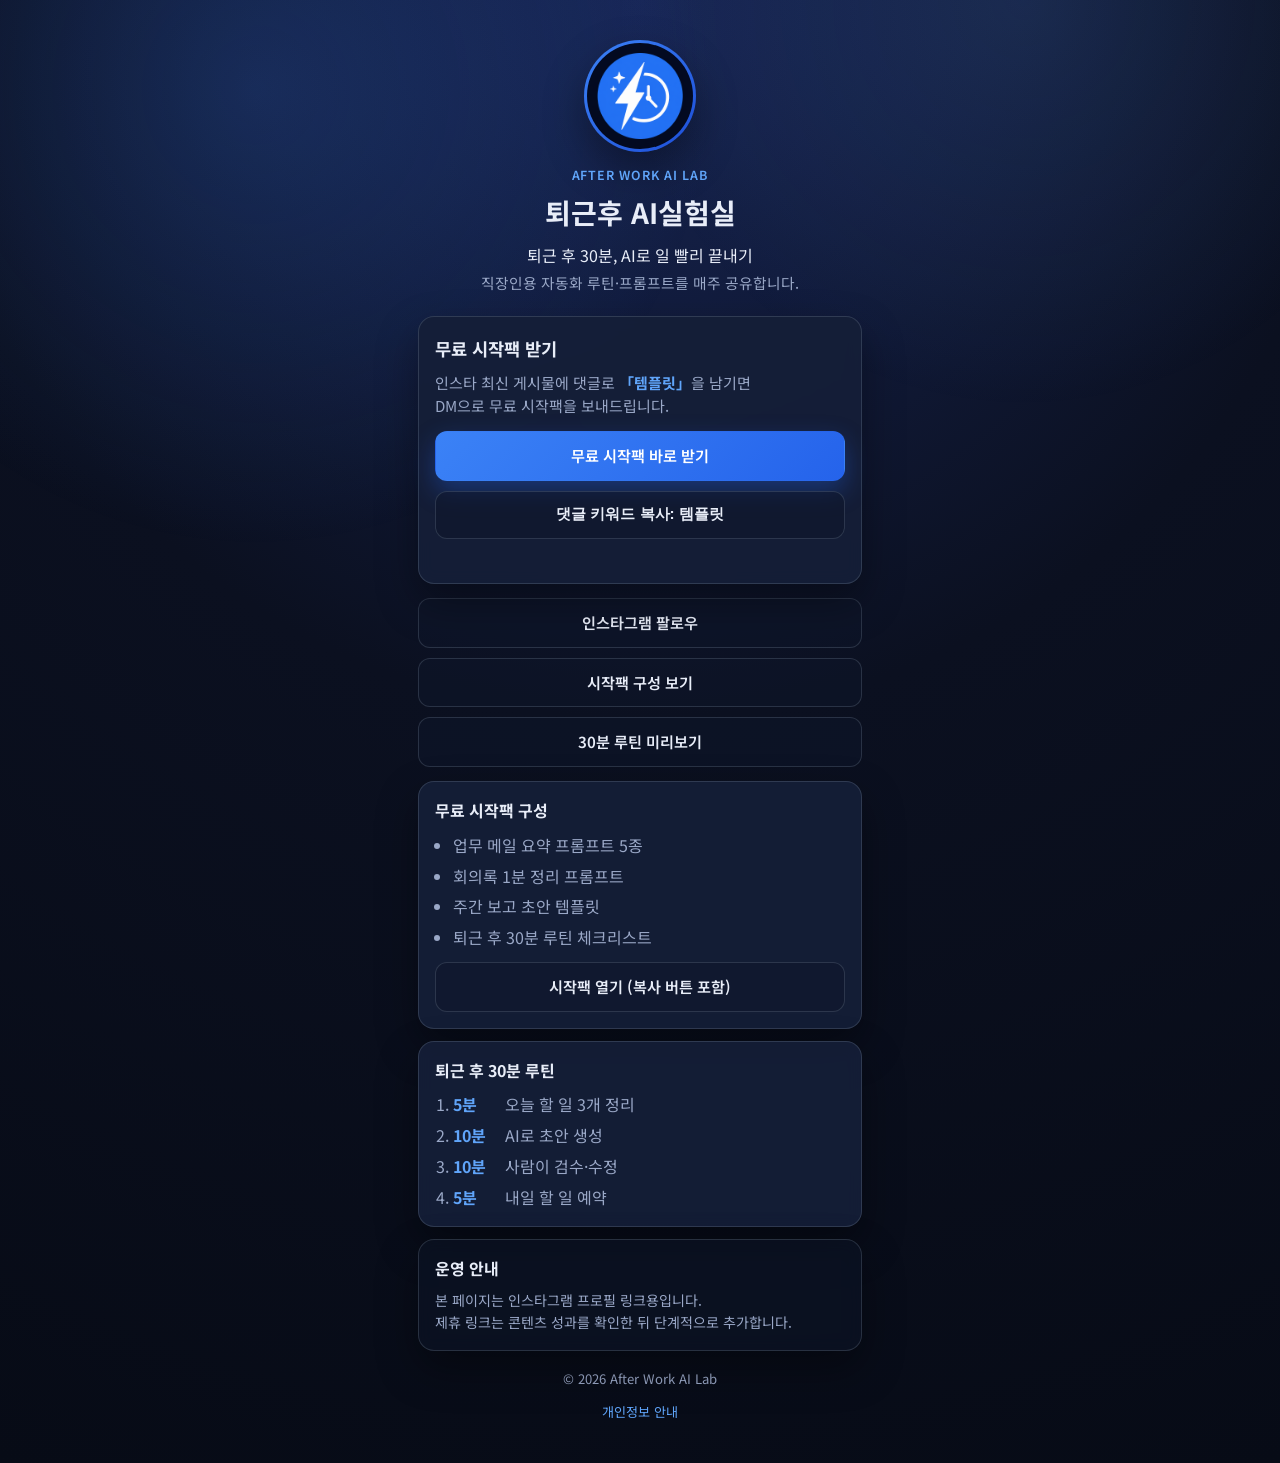
<file: afterwork-ai/index.html>
<!doctype html>
<html lang="ko">
	<head>
		<meta charset="UTF-8" />
		<meta http-equiv="Content-Type" content="text/html; charset=UTF-8" />
		<meta name="viewport" content="width=device-width, initial-scale=1.0" />
		<meta
			name="description"
			content="퇴근 후 30분, AI로 일 빨리 끝내기. 직장인용 자동화 루틴·프롬프트 무료 시작팩."
		/>
		<meta name="theme-color" content="#0B1020" />
		<title>퇴근후 AI실험실 | 무료 시작팩</title>
		<link rel="preconnect" href="https://fonts.googleapis.com" />
		<link rel="preconnect" href="https://fonts.gstatic.com" crossorigin />
		<link
			href="https://fonts.googleapis.com/css2?family=Noto+Sans+KR:wght@400;500;600;700&display=swap"
			rel="stylesheet"
		/>
		<link rel="stylesheet" href="styles.css" />
		<link rel="icon" href="assets/profile.png" type="image/png" />
	</head>
	<body>
		<div class="bg-glow" aria-hidden="true"></div>

		<main class="page">
			<header class="profile">
				<div class="avatar-wrap">
					<img
						src="assets/profile.png"
						alt="퇴근후 AI실험실 프로필"
						class="avatar"
						width="112"
						height="112"
					/>
				</div>
				<p class="eyebrow">After Work AI Lab</p>
				<h1 class="title">퇴근후 AI실험실</h1>
				<p class="subtitle">퇴근 후 30분, AI로 일 빨리 끝내기</p>
				<p class="desc">직장인용 자동화 루틴·프롬프트를 매주 공유합니다.</p>
			</header>

			<section class="cta-card" aria-labelledby="cta-title">
				<h2 id="cta-title" class="cta-title">무료 시작팩 받기</h2>
				<p class="cta-text">
					인스타 최신 게시물에 댓글로 <strong>「템플릿」</strong>을 남기면<br />
					DM으로 무료 시작팩을 보내드립니다.
				</p>
				<a class="btn btn-primary" href="starter-pack.html">
					무료 시작팩 바로 받기
				</a>
				<button
					type="button"
					class="btn btn-outline"
					id="copyKeywordBtn"
					data-keyword="템플릿"
					style="margin-top: 10px"
				>
					댓글 키워드 복사: 템플릿
				</button>
				<p class="toast" id="toast" role="status" aria-live="polite"></p>
			</section>

			<nav class="links" aria-label="바로가기 링크">
				<a
					class="btn btn-outline"
					href="https://www.instagram.com/afterwork_ai_lab/"
					target="_blank"
					rel="noopener noreferrer"
					id="instagramLink"
				>
					인스타그램 팔로우
				</a>
				<a class="btn btn-outline" href="starter-pack.html">시작팩 구성 보기</a>
				<a class="btn btn-outline" href="#routine">30분 루틴 미리보기</a>
			</nav>

			<section class="panel" id="starter-pack">
				<h2 class="panel-title">무료 시작팩 구성</h2>
				<ul class="check-list">
					<li>업무 메일 요약 프롬프트 5종</li>
					<li>회의록 1분 정리 프롬프트</li>
					<li>주간 보고 초안 템플릿</li>
					<li>퇴근 후 30분 루틴 체크리스트</li>
				</ul>
				<a class="btn btn-outline" href="starter-pack.html" style="margin-top: 12px">
					시작팩 열기 (복사 버튼 포함)
				</a>
			</section>

			<section class="panel" id="routine">
				<h2 class="panel-title">퇴근 후 30분 루틴</h2>
				<ol class="steps">
					<li><span>5분</span> 오늘 할 일 3개 정리</li>
					<li><span>10분</span> AI로 초안 생성</li>
					<li><span>10분</span> 사람이 검수·수정</li>
					<li><span>5분</span> 내일 할 일 예약</li>
				</ol>
			</section>

			<section class="panel panel-muted">
				<h2 class="panel-title">운영 안내</h2>
				<p class="note">
					본 페이지는 인스타그램 프로필 링크용입니다.<br />
					제휴 링크는 콘텐츠 성과를 확인한 뒤 단계적으로 추가합니다.
				</p>
			</section>

			<footer class="footer">
				<p>&copy; <span id="year"></span> After Work AI Lab</p>
				<a href="../privacy.html">개인정보 안내</a>
			</footer>
		</main>

		<script src="script.js"></script>
	</body>
</html>
</file>
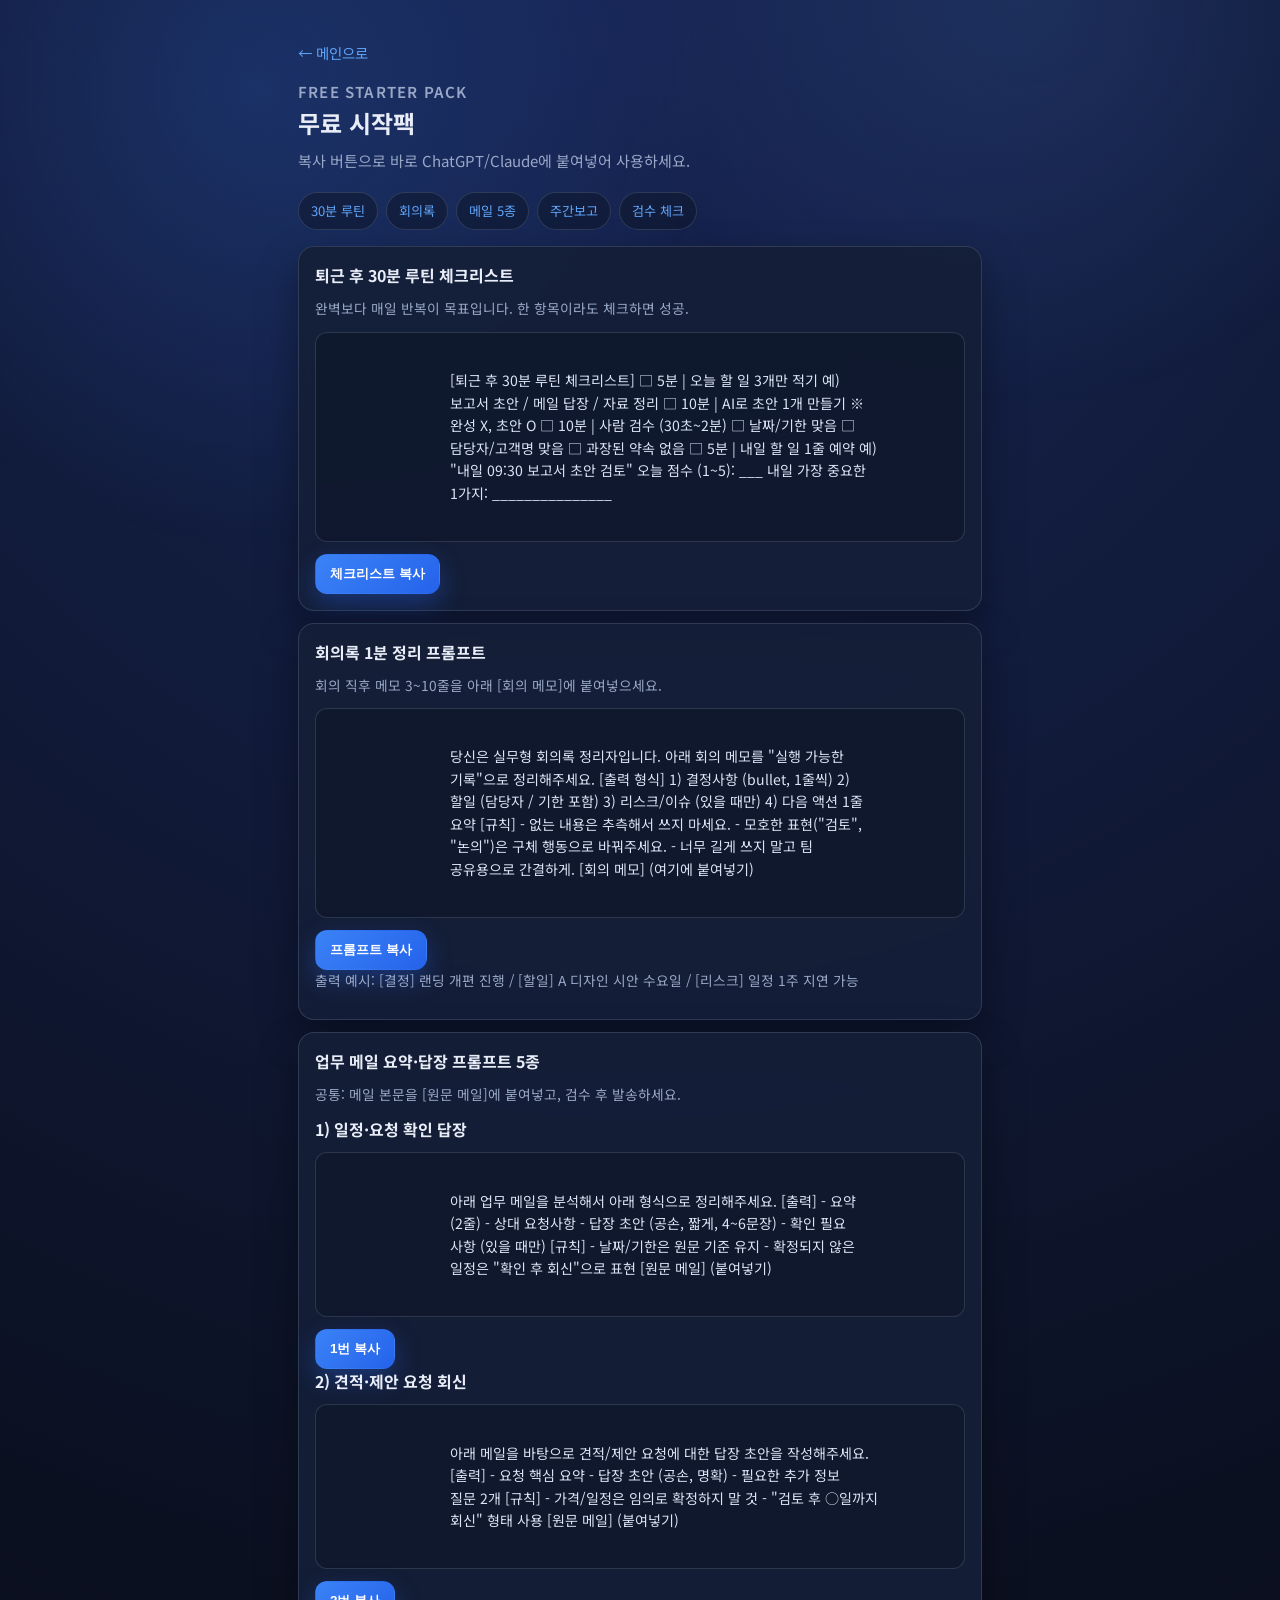
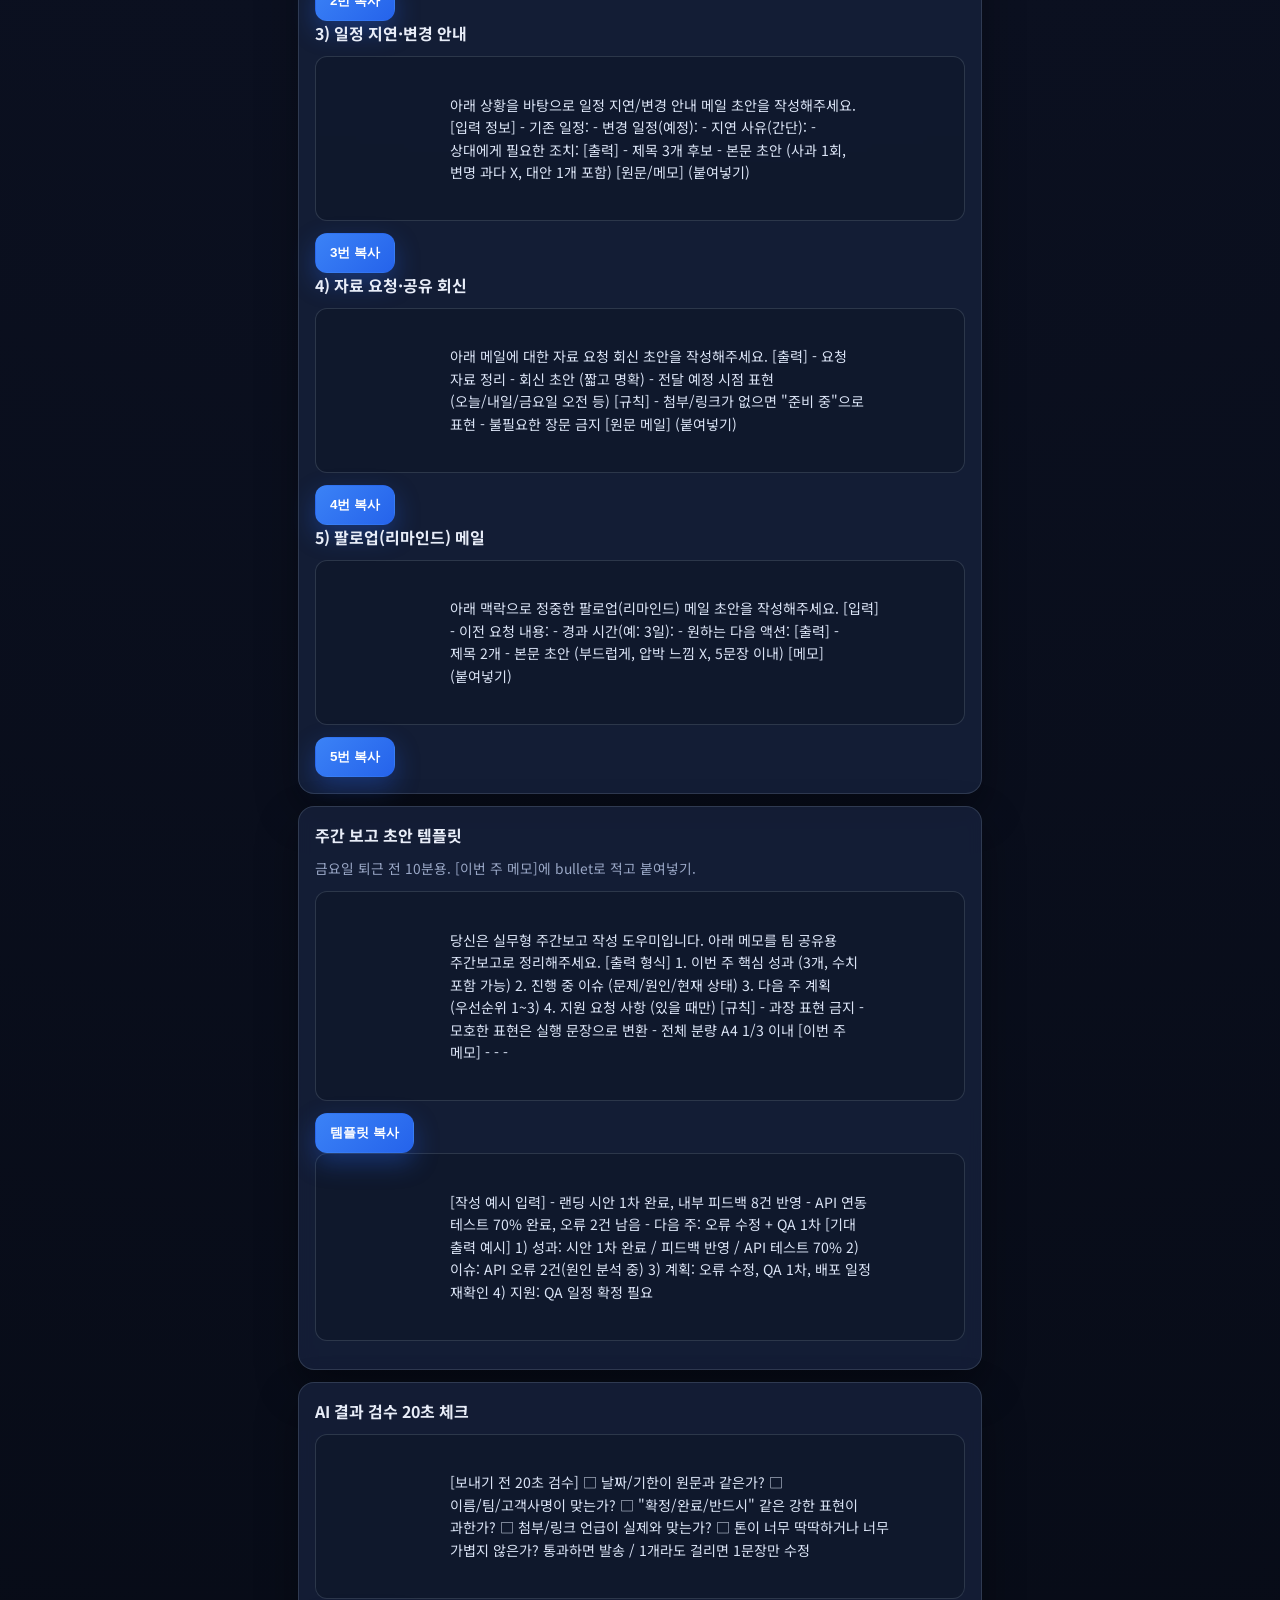
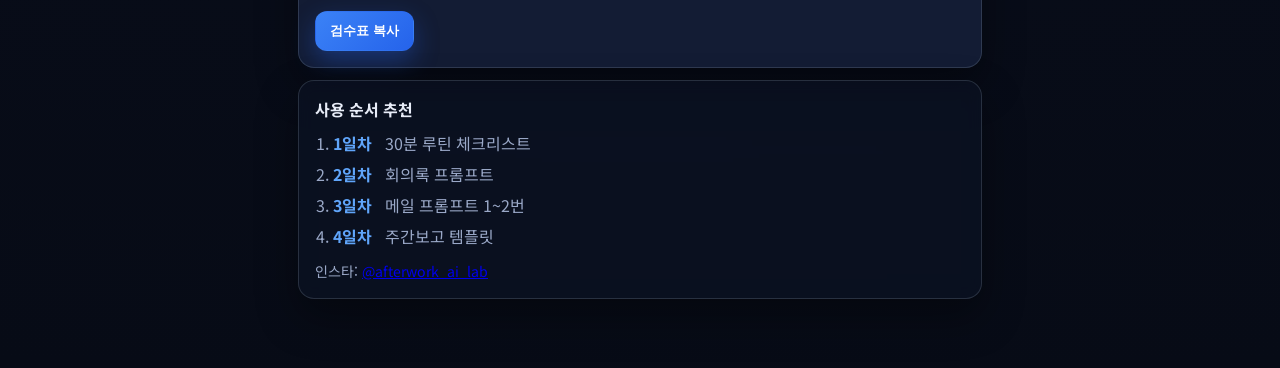
<file: afterwork-ai/starter-pack.html>
<!doctype html>
<html lang="ko">
	<head>
		<meta charset="UTF-8" />
		<meta http-equiv="Content-Type" content="text/html; charset=UTF-8" />
		<meta name="viewport" content="width=device-width, initial-scale=1.0" />
		<meta
			name="description"
			content="퇴근후 AI실험실 무료 시작팩 - 업무 메일 프롬프트 5종, 회의록 정리, 주간보고 템플릿, 30분 루틴 체크리스트"
		/>
		<meta name="theme-color" content="#0B1020" />
		<title>무료 시작팩 | 퇴근후 AI실험실</title>
		<link rel="preconnect" href="https://fonts.googleapis.com" />
		<link rel="preconnect" href="https://fonts.gstatic.com" crossorigin />
		<link
			href="https://fonts.googleapis.com/css2?family=Noto+Sans+KR:wght@400;500;600;700&display=swap"
			rel="stylesheet"
		/>
		<link rel="stylesheet" href="styles.css" />
		<style>
			.pack-page {
				width: min(100%, 720px);
			}
			.pack-header {
				margin-bottom: 20px;
			}
			.pack-header h1 {
				margin: 0 0 8px;
				font-size: 1.5rem;
			}
			.pack-header p {
				margin: 0;
				color: var(--muted);
				font-size: 0.94rem;
			}
			.pack-nav {
				display: flex;
				flex-wrap: wrap;
				gap: 8px;
				margin-bottom: 16px;
			}
			.pack-nav a {
				padding: 8px 12px;
				border-radius: 999px;
				border: 1px solid var(--border);
				color: var(--accent-strong);
				text-decoration: none;
				font-size: 0.82rem;
				background: rgba(15, 23, 42, 0.55);
			}
			.prompt-box {
				margin: 0 0 12px;
				padding: 14px;
				border-radius: 12px;
				background: rgba(15, 23, 42, 0.65);
				border: 1px solid var(--border);
				white-space: pre-wrap;
				font-size: 0.88rem;
				line-height: 1.6;
				color: #dbe4f6;
			}
			.copy-row {
				display: flex;
				gap: 8px;
				flex-wrap: wrap;
				margin-top: 8px;
			}
			.btn-sm {
				width: auto;
				min-height: 40px;
				padding: 8px 14px;
				font-size: 0.84rem;
			}
			.tip {
				margin: 0 0 12px;
				font-size: 0.86rem;
				color: var(--muted);
			}
			.back-link {
				display: inline-block;
				margin-bottom: 16px;
				color: var(--accent-strong);
				text-decoration: none;
				font-size: 0.9rem;
			}
			.back-link:hover {
				text-decoration: underline;
			}
		</style>
	</head>
	<body>
		<div class="bg-glow" aria-hidden="true"></div>

		<main class="page pack-page">
			<a class="back-link" href="index.html">← 메인으로</a>

			<header class="pack-header">
				<p class="eyebrow">Free Starter Pack</p>
				<h1>무료 시작팩</h1>
				<p>복사 버튼으로 바로 ChatGPT/Claude에 붙여넣어 사용하세요.</p>
			</header>

			<nav class="pack-nav" aria-label="시작팩 목차">
				<a href="#routine">30분 루틴</a>
				<a href="#meeting">회의록</a>
				<a href="#mail">메일 5종</a>
				<a href="#weekly">주간보고</a>
				<a href="#check">검수 체크</a>
			</nav>

			<section class="panel" id="routine">
				<h2 class="panel-title">퇴근 후 30분 루틴 체크리스트</h2>
				<p class="tip">
					완벽보다 매일 반복이 목표입니다. 한 항목이라도 체크하면 성공.
				</p>
				<div class="prompt-box" id="text-routine">
					[퇴근 후 30분 루틴 체크리스트] □ 5분 | 오늘 할 일 3개만 적기 예)
					보고서 초안 / 메일 답장 / 자료 정리 □ 10분 | AI로 초안 1개 만들기 ※
					완성 X, 초안 O □ 10분 | 사람 검수 (30초~2분) □ 날짜/기한 맞음 □
					담당자/고객명 맞음 □ 과장된 약속 없음 □ 5분 | 내일 할 일 1줄 예약 예)
					"내일 09:30 보고서 초안 검토" 오늘 점수 (1~5): ___ 내일 가장 중요한
					1가지: _______________
				</div>
				<div class="copy-row">
					<button
						type="button"
						class="btn btn-primary btn-sm"
						data-copy-target="text-routine"
					>
						체크리스트 복사
					</button>
				</div>
			</section>

			<section class="panel" id="meeting">
				<h2 class="panel-title">회의록 1분 정리 프롬프트</h2>
				<p class="tip">
					회의 직후 메모 3~10줄을 아래 [회의 메모]에 붙여넣으세요.
				</p>
				<div class="prompt-box" id="text-meeting">
					당신은 실무형 회의록 정리자입니다. 아래 회의 메모를 "실행 가능한
					기록"으로 정리해주세요. [출력 형식] 1) 결정사항 (bullet, 1줄씩) 2)
					할일 (담당자 / 기한 포함) 3) 리스크/이슈 (있을 때만) 4) 다음 액션 1줄
					요약 [규칙] - 없는 내용은 추측해서 쓰지 마세요. - 모호한 표현("검토",
					"논의")은 구체 행동으로 바꿔주세요. - 너무 길게 쓰지 말고 팀
					공유용으로 간결하게. [회의 메모] (여기에 붙여넣기)
				</div>
				<div class="copy-row">
					<button
						type="button"
						class="btn btn-primary btn-sm"
						data-copy-target="text-meeting"
					>
						프롬프트 복사
					</button>
				</div>
				<p class="tip">
					출력 예시: [결정] 랜딩 개편 진행 / [할일] A 디자인 시안 수요일 /
					[리스크] 일정 1주 지연 가능
				</p>
			</section>

			<section class="panel" id="mail">
				<h2 class="panel-title">업무 메일 요약·답장 프롬프트 5종</h2>
				<p class="tip">
					공통: 메일 본문을 [원문 메일]에 붙여넣고, 검수 후 발송하세요.
				</p>

				<h3 class="panel-title">1) 일정·요청 확인 답장</h3>
				<div class="prompt-box" id="text-mail1">
					아래 업무 메일을 분석해서 아래 형식으로 정리해주세요. [출력] - 요약
					(2줄) - 상대 요청사항 - 답장 초안 (공손, 짧게, 4~6문장) - 확인 필요
					사항 (있을 때만) [규칙] - 날짜/기한은 원문 기준 유지 - 확정되지 않은
					일정은 "확인 후 회신"으로 표현 [원문 메일] (붙여넣기)
				</div>
				<div class="copy-row">
					<button
						type="button"
						class="btn btn-primary btn-sm"
						data-copy-target="text-mail1"
					>
						1번 복사
					</button>
				</div>

				<h3 class="panel-title">2) 견적·제안 요청 회신</h3>
				<div class="prompt-box" id="text-mail2">
					아래 메일을 바탕으로 견적/제안 요청에 대한 답장 초안을 작성해주세요.
					[출력] - 요청 핵심 요약 - 답장 초안 (공손, 명확) - 필요한 추가 정보
					질문 2개 [규칙] - 가격/일정은 임의로 확정하지 말 것 - "검토 후 ○일까지
					회신" 형태 사용 [원문 메일] (붙여넣기)
				</div>
				<div class="copy-row">
					<button
						type="button"
						class="btn btn-primary btn-sm"
						data-copy-target="text-mail2"
					>
						2번 복사
					</button>
				</div>

				<h3 class="panel-title">3) 일정 지연·변경 안내</h3>
				<div class="prompt-box" id="text-mail3">
					아래 상황을 바탕으로 일정 지연/변경 안내 메일 초안을 작성해주세요.
					[입력 정보] - 기존 일정: - 변경 일정(예정): - 지연 사유(간단): -
					상대에게 필요한 조치: [출력] - 제목 3개 후보 - 본문 초안 (사과 1회,
					변명 과다 X, 대안 1개 포함) [원문/메모] (붙여넣기)
				</div>
				<div class="copy-row">
					<button
						type="button"
						class="btn btn-primary btn-sm"
						data-copy-target="text-mail3"
					>
						3번 복사
					</button>
				</div>

				<h3 class="panel-title">4) 자료 요청·공유 회신</h3>
				<div class="prompt-box" id="text-mail4">
					아래 메일에 대한 자료 요청 회신 초안을 작성해주세요. [출력] - 요청
					자료 정리 - 회신 초안 (짧고 명확) - 전달 예정 시점 표현
					(오늘/내일/금요일 오전 등) [규칙] - 첨부/링크가 없으면 "준비 중"으로
					표현 - 불필요한 장문 금지 [원문 메일] (붙여넣기)
				</div>
				<div class="copy-row">
					<button
						type="button"
						class="btn btn-primary btn-sm"
						data-copy-target="text-mail4"
					>
						4번 복사
					</button>
				</div>

				<h3 class="panel-title">5) 팔로업(리마인드) 메일</h3>
				<div class="prompt-box" id="text-mail5">
					아래 맥락으로 정중한 팔로업(리마인드) 메일 초안을 작성해주세요. [입력]
					- 이전 요청 내용: - 경과 시간(예: 3일): - 원하는 다음 액션: [출력] -
					제목 2개 - 본문 초안 (부드럽게, 압박 느낌 X, 5문장 이내) [메모]
					(붙여넣기)
				</div>
				<div class="copy-row">
					<button
						type="button"
						class="btn btn-primary btn-sm"
						data-copy-target="text-mail5"
					>
						5번 복사
					</button>
				</div>
			</section>

			<section class="panel" id="weekly">
				<h2 class="panel-title">주간 보고 초안 템플릿</h2>
				<p class="tip">
					금요일 퇴근 전 10분용. [이번 주 메모]에 bullet로 적고 붙여넣기.
				</p>
				<div class="prompt-box" id="text-weekly">
					당신은 실무형 주간보고 작성 도우미입니다. 아래 메모를 팀 공유용
					주간보고로 정리해주세요. [출력 형식] 1. 이번 주 핵심 성과 (3개, 수치
					포함 가능) 2. 진행 중 이슈 (문제/원인/현재 상태) 3. 다음 주 계획
					(우선순위 1~3) 4. 지원 요청 사항 (있을 때만) [규칙] - 과장 표현 금지 -
					모호한 표현은 실행 문장으로 변환 - 전체 분량 A4 1/3 이내 [이번 주
					메모] - - -
				</div>
				<div class="copy-row">
					<button
						type="button"
						class="btn btn-primary btn-sm"
						data-copy-target="text-weekly"
					>
						템플릿 복사
					</button>
				</div>
				<div class="prompt-box" id="text-weekly-example">
					[작성 예시 입력] - 랜딩 시안 1차 완료, 내부 피드백 8건 반영 - API 연동
					테스트 70% 완료, 오류 2건 남음 - 다음 주: 오류 수정 + QA 1차 [기대
					출력 예시] 1) 성과: 시안 1차 완료 / 피드백 반영 / API 테스트 70% 2)
					이슈: API 오류 2건(원인 분석 중) 3) 계획: 오류 수정, QA 1차, 배포 일정
					재확인 4) 지원: QA 일정 확정 필요
				</div>
			</section>

			<section class="panel" id="check">
				<h2 class="panel-title">AI 결과 검수 20초 체크</h2>
				<div class="prompt-box" id="text-check">
					[보내기 전 20초 검수] □ 날짜/기한이 원문과 같은가? □
					이름/팀/고객사명이 맞는가? □ "확정/완료/반드시" 같은 강한 표현이
					과한가? □ 첨부/링크 언급이 실제와 맞는가? □ 톤이 너무 딱딱하거나 너무
					가볍지 않은가? 통과하면 발송 / 1개라도 걸리면 1문장만 수정
				</div>
				<div class="copy-row">
					<button
						type="button"
						class="btn btn-primary btn-sm"
						data-copy-target="text-check"
					>
						검수표 복사
					</button>
				</div>
			</section>

			<section class="panel panel-muted">
				<h2 class="panel-title">사용 순서 추천</h2>
				<ol class="steps">
					<li><span>1일차</span> 30분 루틴 체크리스트</li>
					<li><span>2일차</span> 회의록 프롬프트</li>
					<li><span>3일차</span> 메일 프롬프트 1~2번</li>
					<li><span>4일차</span> 주간보고 템플릿</li>
				</ol>
				<p class="note" style="margin-top: 12px">
					인스타:
					<a
						href="https://www.instagram.com/afterwork_ai_lab/"
						target="_blank"
						rel="noopener noreferrer"
						>@afterwork_ai_lab</a
					>
				</p>
			</section>

			<p class="toast" id="toast" role="status" aria-live="polite"></p>
		</main>

		<script>
			const toastEl = document.getElementById("toast");

			function showToast(message) {
				if (!toastEl) return;
				toastEl.textContent = message;
				clearTimeout(showToast.timer);
				showToast.timer = setTimeout(() => {
					toastEl.textContent = "";
				}, 2000);
			}

			async function copyText(text) {
				try {
					await navigator.clipboard.writeText(text);
					showToast("복사 완료! AI 채팅에 붙여넣기 하세요.");
					return true;
				} catch (_e) {
					const area = document.createElement("textarea");
					area.value = text;
					area.style.position = "fixed";
					area.style.left = "-9999px";
					document.body.appendChild(area);
					area.select();
					const ok = document.execCommand("copy");
					document.body.removeChild(area);
					if (ok) showToast("복사 완료!");
					else showToast("복사 실패. 직접 드래그해서 복사해주세요.");
					return ok;
				}
			}

			document.querySelectorAll("[data-copy-target]").forEach((btn) => {
				btn.addEventListener("click", () => {
					const id = btn.getAttribute("data-copy-target");
					const box = document.getElementById(id);
					if (!box) return;
					copyText(box.textContent.trim());
				});
			});
		</script>
	</body>
</html>
</file>
<file: afterwork-ai/styles.css>
:root {
	--bg: #0b1020;
	--bg-soft: #121a2f;
	--card: #151f38;
	--text: #e8edf8;
	--muted: #9aa8c7;
	--accent: #3b82f6;
	--accent-strong: #60a5fa;
	--border: rgba(148, 163, 184, 0.22);
	--shadow: 0 18px 40px rgba(0, 0, 0, 0.35);
	--radius: 16px;
}

*,
*::before,
*::after {
	box-sizing: border-box;
}

html {
	scroll-behavior: smooth;
}

body {
	margin: 0;
	min-height: 100vh;
	font-family:
		"Noto Sans KR",
		system-ui,
		-apple-system,
		sans-serif;
	color: var(--text);
	background: radial-gradient(
		circle at top,
		#172554 0%,
		var(--bg) 45%,
		#070b16 100%
	);
	line-height: 1.55;
}

.bg-glow {
	position: fixed;
	inset: 0;
	pointer-events: none;
	background:
		radial-gradient(
			circle at 20% 10%,
			rgba(59, 130, 246, 0.18),
			transparent 35%
		),
		radial-gradient(circle at 80% 0%, rgba(96, 165, 250, 0.12), transparent 30%);
	z-index: 0;
}

.page {
	position: relative;
	z-index: 1;
	width: min(100%, 480px);
	margin: 0 auto;
	padding: 28px 18px 40px;
}

.profile {
	text-align: center;
	margin-bottom: 22px;
}

.avatar-wrap {
	width: 112px;
	height: 112px;
	margin: 0 auto 14px;
	border-radius: 50%;
	padding: 3px;
	background: linear-gradient(135deg, var(--accent), #1d4ed8);
	box-shadow: var(--shadow);
}

.avatar {
	width: 100%;
	height: 100%;
	border-radius: 50%;
	object-fit: cover;
	display: block;
	background: var(--bg-soft);
}

.eyebrow {
	margin: 0 0 6px;
	font-size: 0.78rem;
	letter-spacing: 0.08em;
	text-transform: uppercase;
	color: var(--accent-strong);
	font-weight: 600;
}

.title {
	margin: 0;
	font-size: 1.55rem;
	font-weight: 700;
}

.subtitle {
	margin: 8px 0 4px;
	font-size: 1rem;
}

.desc {
	margin: 0;
	font-size: 0.92rem;
	color: var(--muted);
}

.cta-card,
.panel {
	background: color-mix(in srgb, var(--card) 92%, transparent);
	border: 1px solid var(--border);
	border-radius: var(--radius);
	box-shadow: var(--shadow);
	backdrop-filter: blur(8px);
}

.cta-card {
	padding: 18px 16px;
	margin-bottom: 14px;
}

.cta-title {
	margin: 0 0 8px;
	font-size: 1.1rem;
}

.cta-text {
	margin: 0 0 14px;
	color: var(--muted);
	font-size: 0.94rem;
}

.cta-text strong {
	color: var(--accent-strong);
}

.links {
	display: grid;
	gap: 10px;
	margin-bottom: 14px;
}

.btn {
	display: inline-flex;
	align-items: center;
	justify-content: center;
	width: 100%;
	min-height: 48px;
	padding: 12px 16px;
	border-radius: 12px;
	font-size: 0.95rem;
	font-weight: 600;
	text-decoration: none;
	border: 1px solid transparent;
	cursor: pointer;
	transition:
		transform 0.15s ease,
		background 0.15s ease,
		border-color 0.15s ease;
}

.btn:hover {
	transform: translateY(-1px);
}

.btn:active {
	transform: translateY(0);
}

.btn-primary {
	color: #fff;
	background: linear-gradient(135deg, var(--accent), #2563eb);
	box-shadow: 0 10px 24px rgba(37, 99, 235, 0.35);
}

.btn-outline {
	color: var(--text);
	background: rgba(15, 23, 42, 0.55);
	border-color: var(--border);
}

.btn-outline:hover {
	border-color: rgba(96, 165, 250, 0.65);
	background: rgba(30, 41, 59, 0.75);
}

.panel {
	padding: 16px;
	margin-bottom: 12px;
}

.panel-muted {
	background: rgba(15, 23, 42, 0.45);
}

.panel-title {
	margin: 0 0 10px;
	font-size: 1rem;
}

.check-list,
.steps {
	margin: 0;
	padding-left: 1.1rem;
	color: var(--muted);
}

.check-list li + li,
.steps li + li {
	margin-top: 6px;
}

.steps li span {
	display: inline-block;
	min-width: 42px;
	margin-right: 6px;
	color: var(--accent-strong);
	font-weight: 700;
}

.note {
	margin: 0;
	font-size: 0.88rem;
	color: var(--muted);
}

.toast {
	min-height: 1.2em;
	margin: 10px 0 0;
	font-size: 0.86rem;
	color: var(--accent-strong);
}

.footer {
	margin-top: 18px;
	text-align: center;
	font-size: 0.82rem;
	color: var(--muted);
}

.footer a {
	color: var(--accent-strong);
	text-decoration: none;
}

.footer a:hover {
	text-decoration: underline;
}

@media (min-width: 520px) {
	.page {
		padding-top: 40px;
	}

	.title {
		font-size: 1.75rem;
	}
}
</file>
